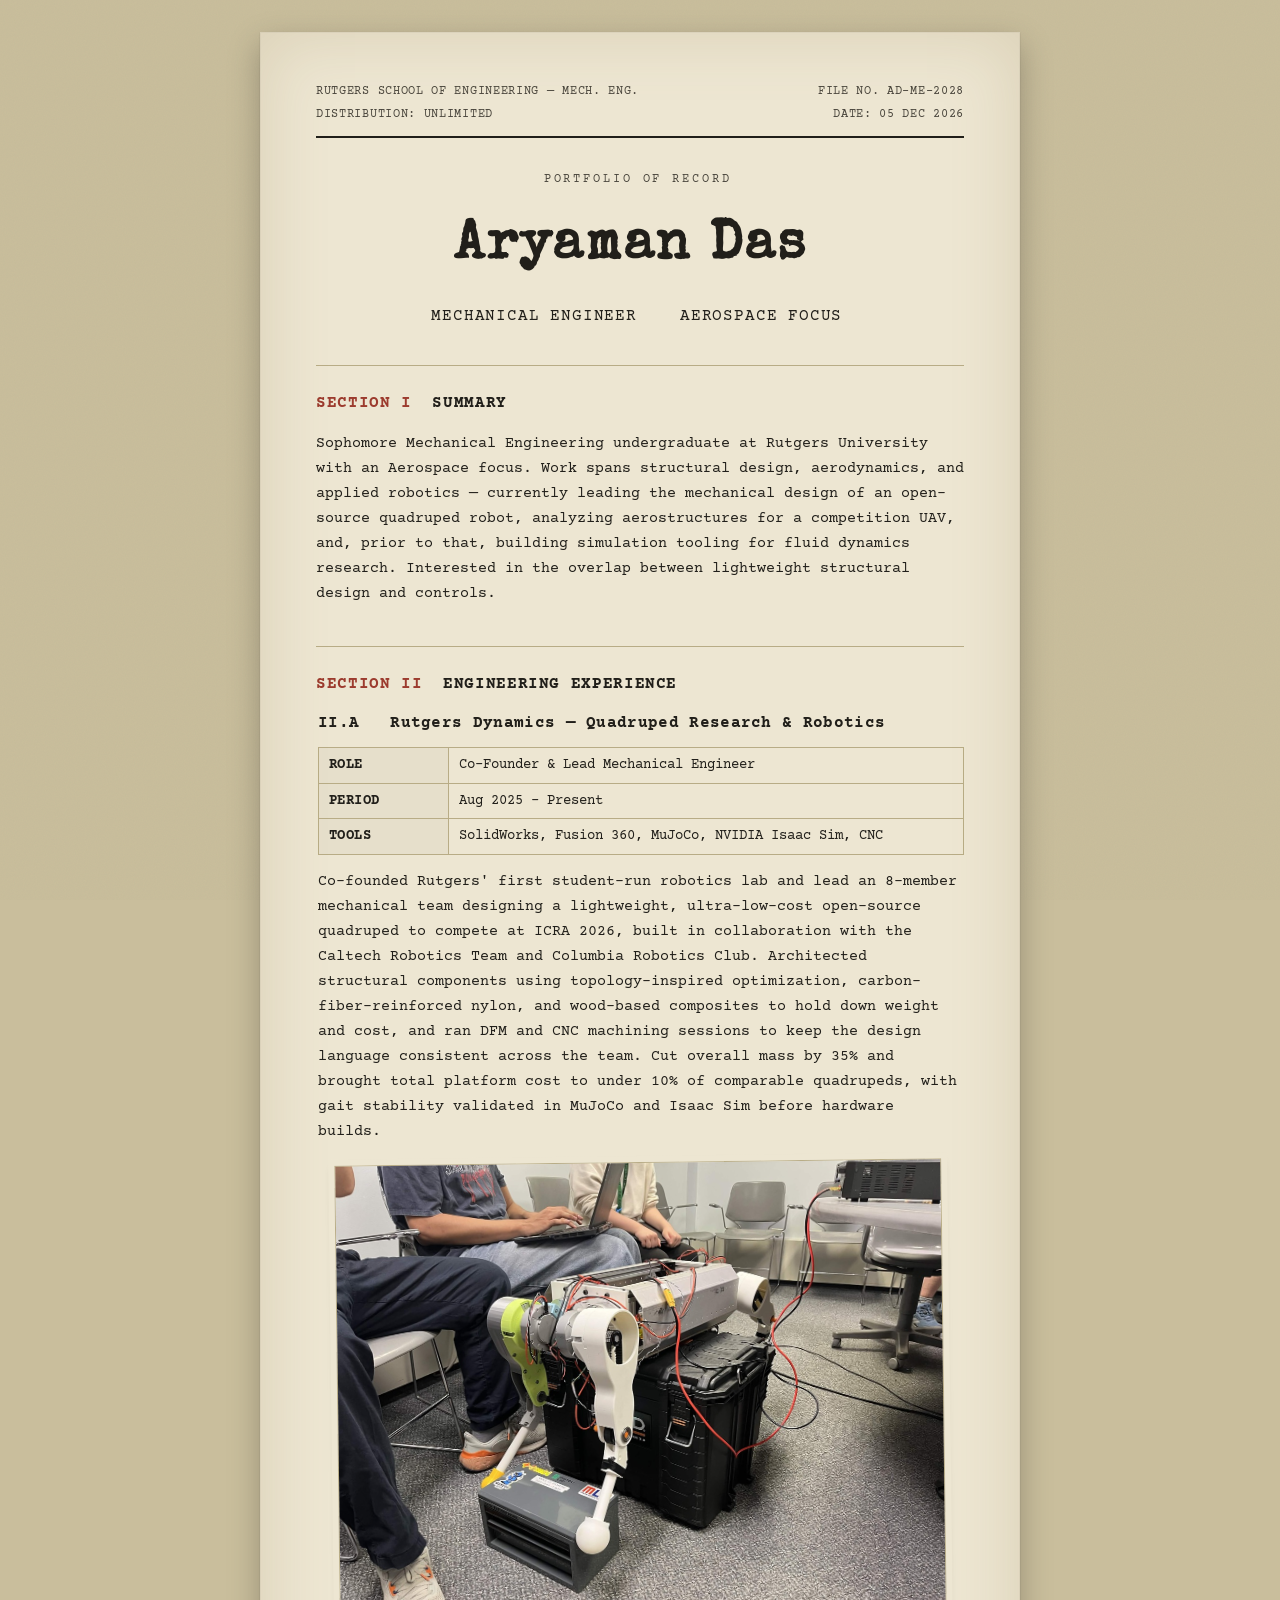
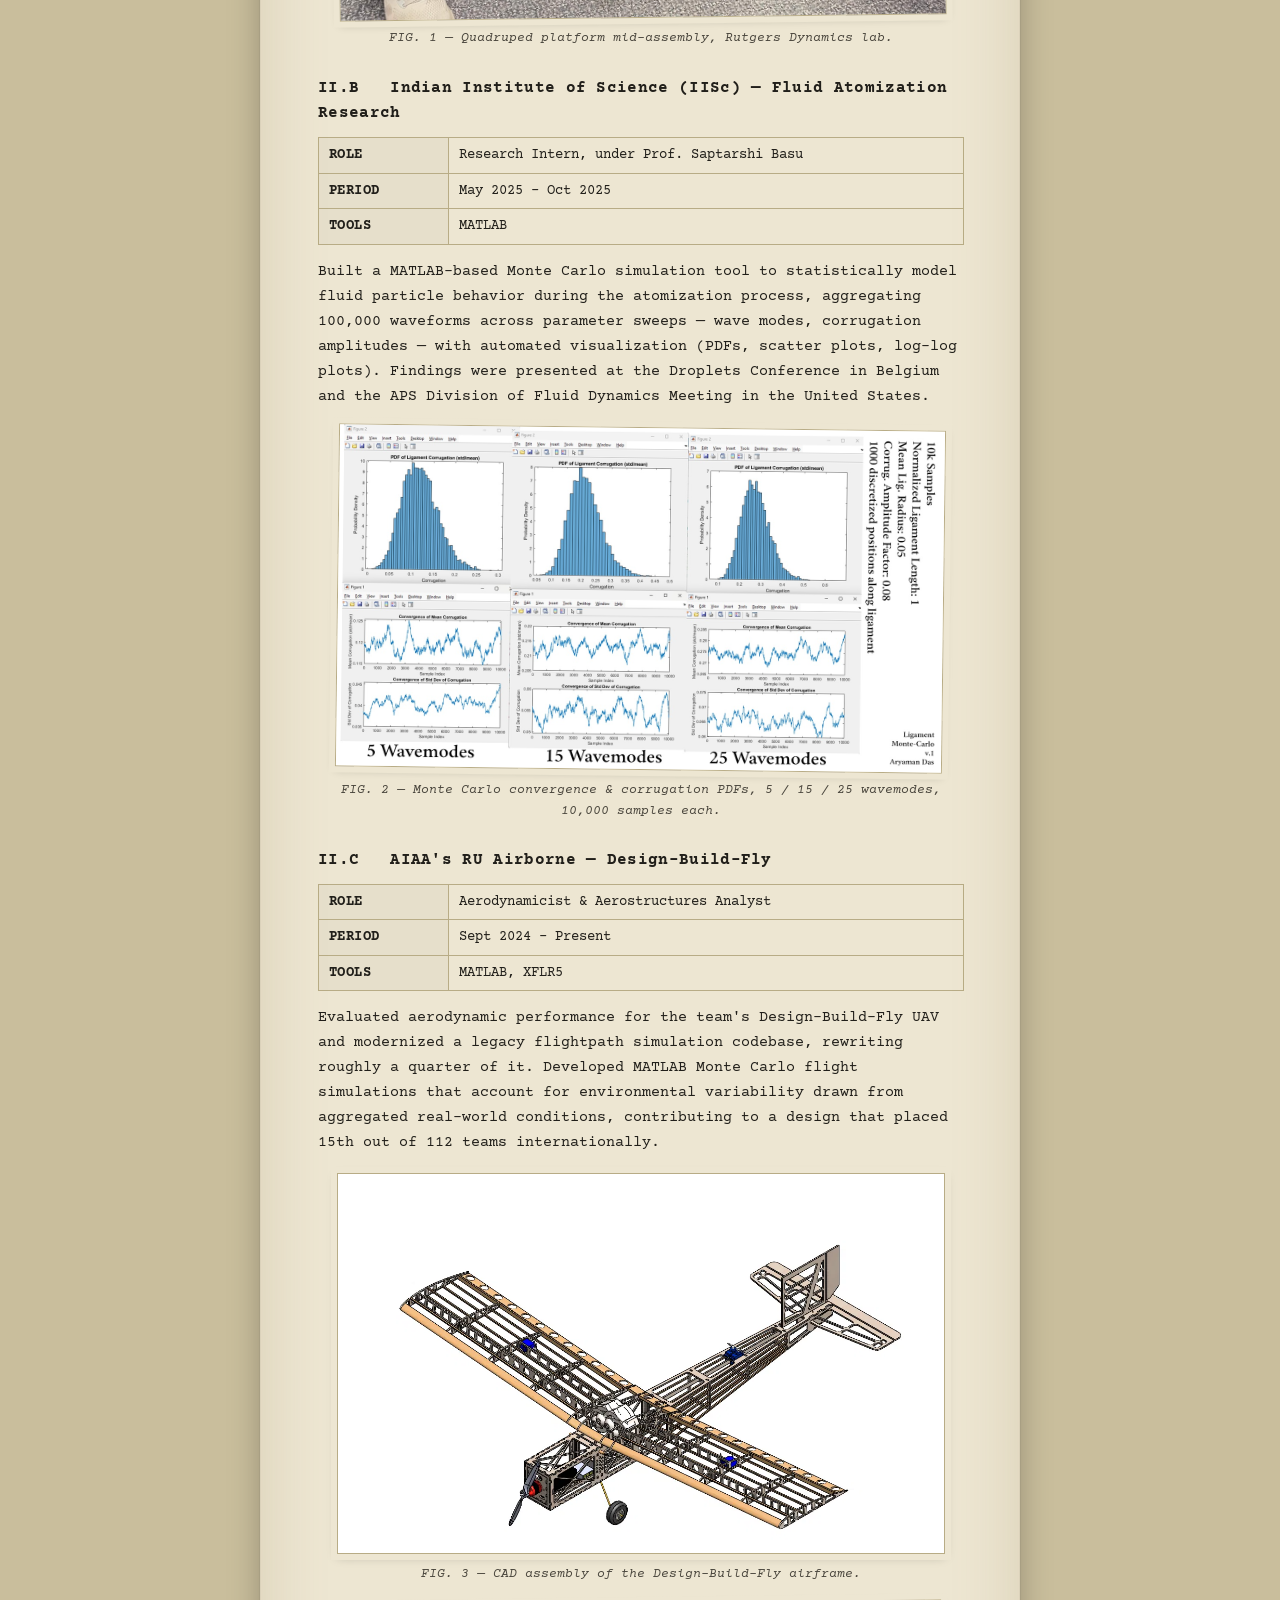
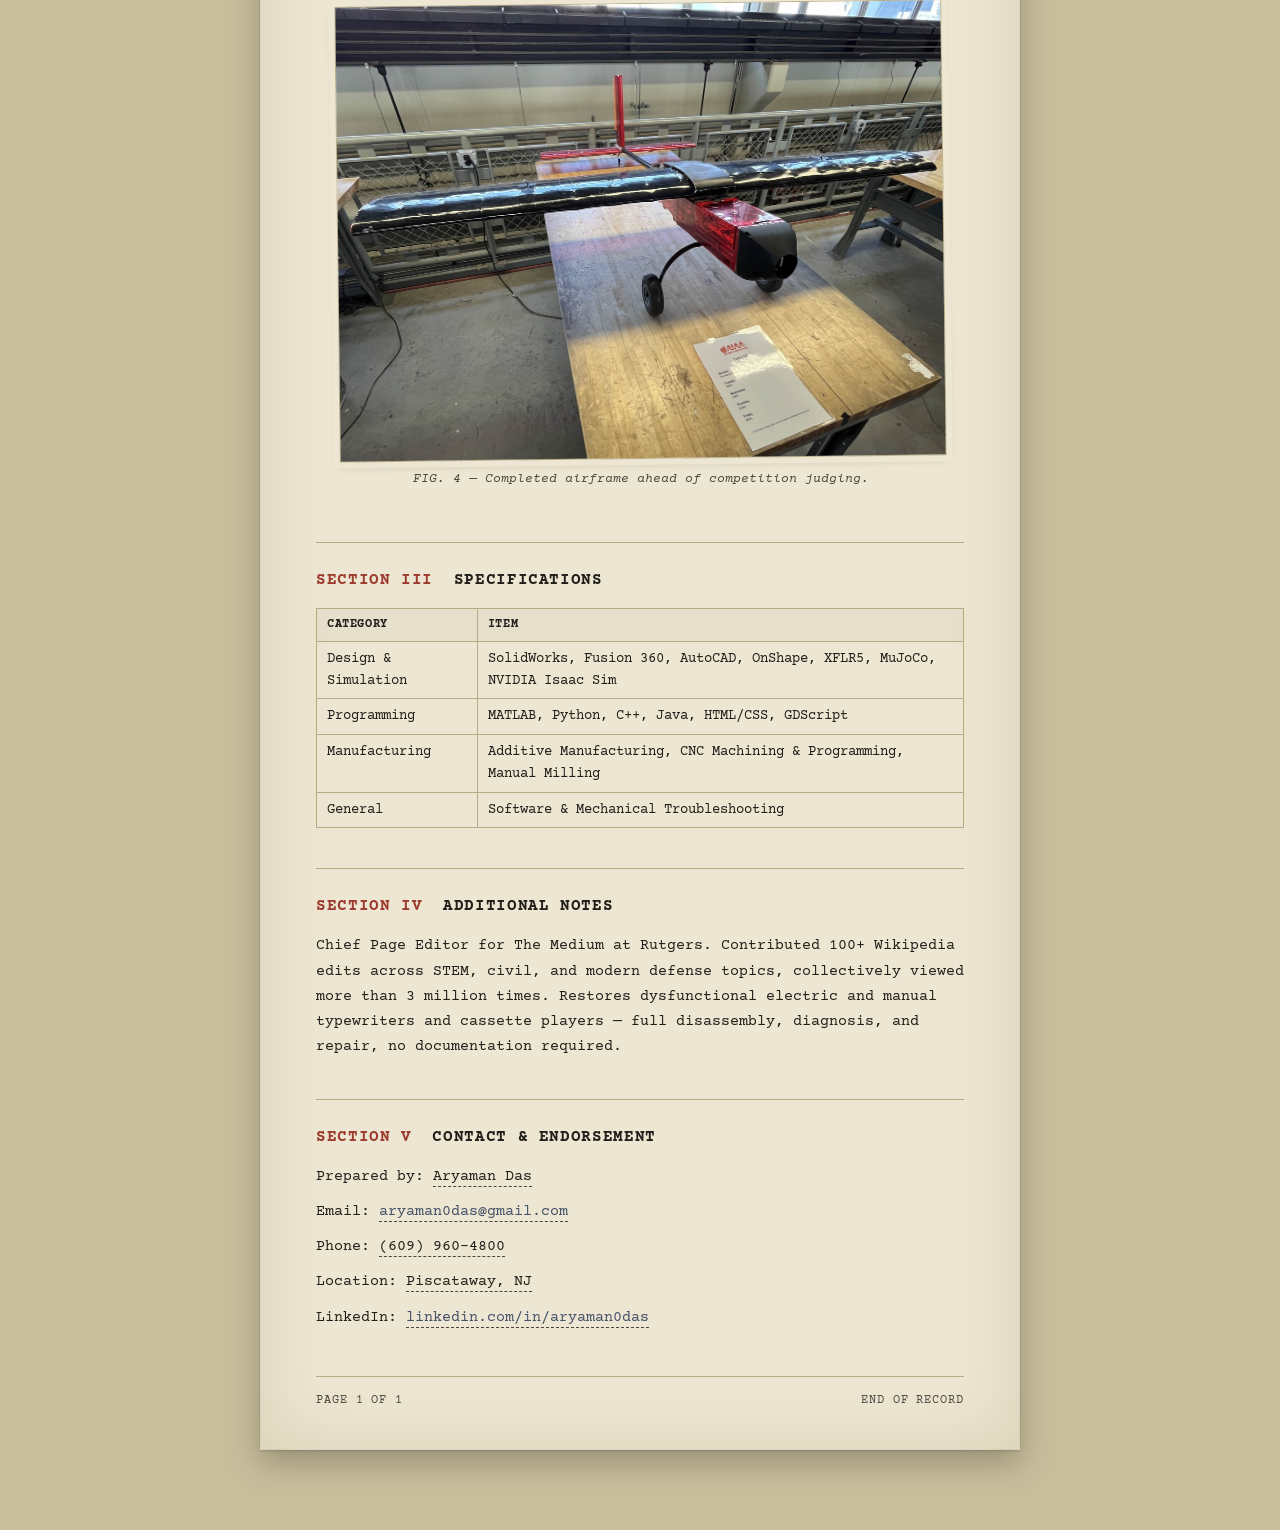
<file: index.html>
<!DOCTYPE html>
<html lang="en">
<head>
<meta charset="UTF-8">
<meta name="viewport" content="width=device-width, initial-scale=1.0">
<title>Aryaman Das — Mechanical Engineer, Aerospace Focus</title>
<meta name="description" content="Engineering portfolio of Aryaman Das, Mechanical Engineering undergraduate at Rutgers with an Aerospace focus.">
<link rel="preconnect" href="https://fonts.googleapis.com">
<link rel="preconnect" href="https://fonts.gstatic.com" crossorigin>
<link href="https://fonts.googleapis.com/css2?family=Special+Elite&family=Courier+Prime:ital,wght@0,400;0,700;1,400&display=swap" rel="stylesheet">
<link rel="stylesheet" href="style.css">
</head>
<body>

<div class="page">

  <!-- CLASSIFICATION / HEADER STRIP -->
  <header class="doc-header">
    <div class="doc-header__row">
      <span>RUTGERS SCHOOL OF ENGINEERING — MECH. ENG.</span>
      <span>FILE NO. AD-ME-2028</span>
    </div>
    <div class="doc-header__row">
      <span>DISTRIBUTION: UNLIMITED</span>
      <span id="doc-date">DATE: —</span>
    </div>
  </header>

  <div class="rule rule--thick" aria-hidden="true"></div>

  <!-- TITLE BLOCK -->
  <section class="title-block">
    <p class="sr-only">Portfolio of Record. Aryaman Das. Mechanical Engineer, Aerospace Focus. B.S. Mechanical Engineering, Aerospace Focus — Rutgers University, New Brunswick — GPA 3.79 — Expected May 2028.</p>

    <p class="title-block__eyebrow" data-type aria-hidden="true">PORTFOLIO OF RECORD</p>
    <h1 class="title-block__name" data-type aria-hidden="true">Aryaman Das</h1>
    <p class="title-block__role" data-type aria-hidden="true">Mechanical Engineer &nbsp;&nbsp; Aerospace Focus</p>
    <p class="title-block__sub" data-type aria-hidden="true">B.S. Mechanical Engineering, Aerospace Focus — Rutgers University, New Brunswick — GPA 3.79 — Exp. May 2028</p>
  </section>

  <div class="rule" aria-hidden="true"></div>

  <!-- SECTION I — SUMMARY -->
  <section class="doc-section">
    <h2 class="doc-section__heading"><span class="doc-section__numeral">SECTION I</span> SUMMARY</h2>
    <p>
      Sophomore Mechanical Engineering undergraduate at Rutgers University with an Aerospace focus.
      Work spans structural design, aerodynamics, and applied robotics — currently leading the
      mechanical design of an open-source quadruped robot, analyzing aerostructures for a competition
      UAV, and, prior to that, building simulation tooling for fluid dynamics research. Interested in
      the overlap between lightweight structural design and controls.
    </p>
  </section>

  <div class="rule" aria-hidden="true"></div>

  <!-- SECTION II — PROJECTS -->
  <section class="doc-section">
    <h2 class="doc-section__heading"><span class="doc-section__numeral">SECTION II</span> ENGINEERING EXPERIENCE</h2>

    <article class="project">
      <h3 class="project__title">II.A &nbsp; Rutgers Dynamics — Quadruped Research &amp; Robotics</h3>
      <table class="spec-table">
        <tbody>
          <tr><th>ROLE</th><td>Co-Founder &amp; Lead Mechanical Engineer</td></tr>
          <tr><th>PERIOD</th><td>Aug 2025 – Present</td></tr>
          <tr><th>TOOLS</th><td>SolidWorks, Fusion 360, MuJoCo, NVIDIA Isaac Sim, CNC</td></tr>
        </tbody>
      </table>
      <p>
        Co-founded Rutgers' first student-run robotics lab and lead an 8-member mechanical team
        designing a lightweight, ultra-low-cost open-source quadruped to compete at ICRA 2026, built
        in collaboration with the Caltech Robotics Team and Columbia Robotics Club. Architected
        structural components using topology-inspired optimization, carbon-fiber-reinforced nylon,
        and wood-based composites to hold down weight and cost, and ran DFM and CNC machining
        sessions to keep the design language consistent across the team. Cut overall mass by 35% and
        brought total platform cost to under 10% of comparable quadrupeds, with gait stability
        validated in MuJoCo and Isaac Sim before hardware builds.
      </p>
      <figure class="doc-figure doc-figure--tilt-left">
        <img src="images/rutgers-dynamics.jpg" alt="The Rutgers Dynamics quadruped platform mid-assembly, resting on a case with exposed wiring and 3D-printed leg modules." loading="lazy">
        <figcaption class="fig-caption">FIG. 1 — Quadruped platform mid-assembly, Rutgers Dynamics lab.</figcaption>
      </figure>
    </article>

    <article class="project">
      <h3 class="project__title">II.B &nbsp; Indian Institute of Science (IISc) — Fluid Atomization Research</h3>
      <table class="spec-table">
        <tbody>
          <tr><th>ROLE</th><td>Research Intern, under Prof. Saptarshi Basu</td></tr>
          <tr><th>PERIOD</th><td>May 2025 – Oct 2025</td></tr>
          <tr><th>TOOLS</th><td>MATLAB</td></tr>
        </tbody>
      </table>
      <p>
        Built a MATLAB-based Monte Carlo simulation tool to statistically model fluid particle
        behavior during the atomization process, aggregating 100,000 waveforms across parameter
        sweeps — wave modes, corrugation amplitudes — with automated visualization (PDFs, scatter
        plots, log-log plots). Findings were presented at the Droplets Conference in Belgium and the
        APS Division of Fluid Dynamics Meeting in the United States.
      </p>
      <figure class="doc-figure doc-figure--tilt-right">
        <img src="images/monte-carlo.jpg" alt="MATLAB figures showing probability density and convergence plots of ligament corrugation for 5, 15, and 25 wavemodes across 10,000 Monte Carlo samples." loading="lazy">
        <figcaption class="fig-caption">FIG. 2 — Monte Carlo convergence &amp; corrugation PDFs, 5 / 15 / 25 wavemodes, 10,000 samples each.</figcaption>
      </figure>
    </article>

    <article class="project">
      <h3 class="project__title">II.C &nbsp; AIAA's RU Airborne — Design-Build-Fly</h3>
      <table class="spec-table">
        <tbody>
          <tr><th>ROLE</th><td>Aerodynamicist &amp; Aerostructures Analyst</td></tr>
          <tr><th>PERIOD</th><td>Sept 2024 – Present</td></tr>
          <tr><th>TOOLS</th><td>MATLAB, XFLR5</td></tr>
        </tbody>
      </table>
      <p>
        Evaluated aerodynamic performance for the team's Design-Build-Fly UAV and modernized a legacy
        flightpath simulation codebase, rewriting roughly a quarter of it. Developed MATLAB Monte
        Carlo flight simulations that account for environmental variability drawn from aggregated
        real-world conditions, contributing to a design that placed 15th out of 112 teams
        internationally.
      </p>
      <figure class="doc-figure doc-figure--cad">
        <img src="images/ru-airborne-cad.jpg" alt="CAD assembly drawing of the Design-Build-Fly airframe, showing the wing spar, fuselage truss, and tail structure." loading="lazy">
        <figcaption class="fig-caption">FIG. 3 — CAD assembly of the Design-Build-Fly airframe.</figcaption>
      </figure>
      <figure class="doc-figure doc-figure--tilt-left">
        <img src="images/ru-airborne-photo.jpg" alt="The completed Design-Build-Fly airframe resting on a workbench, wing and tail attached, prior to competition." loading="lazy">
        <figcaption class="fig-caption">FIG. 4 — Completed airframe ahead of competition judging.</figcaption>
      </figure>
    </article>
  </section>

  <div class="rule" aria-hidden="true"></div>

  <!-- SECTION III — SPECIFICATIONS / SKILLS -->
  <section class="doc-section">
    <h2 class="doc-section__heading"><span class="doc-section__numeral">SECTION III</span> SPECIFICATIONS</h2>
    <table class="spec-table spec-table--wide">
      <thead>
        <tr><th>CATEGORY</th><th>ITEM</th></tr>
      </thead>
      <tbody>
        <tr><td>Design &amp; Simulation</td><td>SolidWorks, Fusion 360, AutoCAD, OnShape, XFLR5, MuJoCo, NVIDIA Isaac Sim</td></tr>
        <tr><td>Programming</td><td>MATLAB, Python, C++, Java, HTML/CSS, GDScript</td></tr>
        <tr><td>Manufacturing</td><td>Additive Manufacturing, CNC Machining &amp; Programming, Manual Milling</td></tr>
        <tr><td>General</td><td>Software &amp; Mechanical Troubleshooting</td></tr>
      </tbody>
    </table>
  </section>

  <div class="rule" aria-hidden="true"></div>

  <!-- SECTION IV — NOTES -->
  <section class="doc-section">
    <h2 class="doc-section__heading"><span class="doc-section__numeral">SECTION IV</span> ADDITIONAL NOTES</h2>
    <p>
      Chief Page Editor for The Medium at Rutgers. Contributed 100+ Wikipedia edits across STEM,
      civil, and modern defense topics, collectively viewed more than 3 million times. Restores
      dysfunctional electric and manual typewriters and cassette players — full disassembly,
      diagnosis, and repair, no documentation required.
    </p>
  </section>

  <div class="rule" aria-hidden="true"></div>

  <!-- SECTION V — CONTACT -->
  <section class="doc-section">
    <h2 class="doc-section__heading"><span class="doc-section__numeral">SECTION V</span> CONTACT &amp; ENDORSEMENT</h2>
    <div class="signature-block">
      <p>Prepared by: <span class="fill">Aryaman Das</span></p>
      <p>Email: <a class="fill" href="mailto:aryaman0das@gmail.com">aryaman0das@gmail.com</a></p>
      <p>Phone: <span class="fill">(609) 960-4800</span></p>
      <p>Location: <span class="fill">Piscataway, NJ</span></p>
      <p>LinkedIn: <a class="fill" href="https://www.linkedin.com/in/aryaman0das/" target="_blank" rel="noopener">linkedin.com/in/aryaman0das</a></p>
    </div>
  </section>

  <footer class="doc-footer">
    <span>PAGE 1 OF 1</span>
    <span>END OF RECORD</span>
  </footer>

</div>

<script src="script.js"></script>
</body>
</html>
</file>
<file: style.css>
:root {
  --paper: #EDE6D2;
  --paper-edge: #DCD0AC;
  --ink: #211F1A;
  --ink-faded: #4A463D;
  --stamp-red: #9C3B2E;
  --carbon-blue: #435068;
  --rule: #B8AC86;

  --font-display: 'Special Elite', 'Courier New', monospace;
  --font-body: 'Courier Prime', 'Courier New', monospace;
}

* { box-sizing: border-box; }

html { -webkit-text-size-adjust: 100%; }

body {
  margin: 0;
  background: #C9BE9C;
  color: var(--ink);
  font-family: var(--font-body);
  line-height: 1.65;
  padding: 32px 16px 80px;
}

/* subtle paper grain */
body::before {
  content: "";
  position: fixed;
  inset: 0;
  pointer-events: none;
  opacity: 0.05;
  mix-blend-mode: multiply;
  background-image: url("data:image/svg+xml,%3Csvg xmlns='http://www.w3.org/2000/svg' width='120' height='120'%3E%3Cfilter id='n'%3E%3CfeTurbulence type='fractalNoise' baseFrequency='0.9' numOctaves='2' stitchTiles='stitch'/%3E%3C/filter%3E%3Crect width='100%25' height='100%25' filter='url(%23n)'/%3E%3C/svg%3E");
}

.page {
  max-width: 760px;
  margin: 0 auto;
  background: var(--paper);
  padding: 48px 56px 40px;
  box-shadow:
    0 1px 2px rgba(0,0,0,0.15),
    0 12px 30px rgba(0,0,0,0.25),
    inset 0 0 0 1px rgba(0,0,0,0.04);
  position: relative;
}

.page::after {
  /* aged vignette edge */
  content: "";
  position: absolute;
  inset: 0;
  pointer-events: none;
  box-shadow: inset 0 0 60px 10px rgba(150, 130, 80, 0.18);
}

/* ---------- header strip ---------- */
.doc-header {
  font-size: 0.72rem;
  letter-spacing: 0.06em;
  color: var(--ink-faded);
  text-transform: uppercase;
}

.doc-header__row {
  display: flex;
  justify-content: space-between;
  gap: 12px;
  padding: 2px 0;
  flex-wrap: wrap;
}

/* ---------- rules ---------- */
.rule {
  height: 1px;
  background: var(--rule);
  margin: 20px 0;
  border: none;
}
.rule--thick {
  height: 2px;
  background: var(--ink);
  margin-top: 10px;
  margin-bottom: 28px;
}

/* ---------- title block ---------- */
.title-block {
  text-align: center;
  position: relative;
  padding: 4px 0 12px;
}

.title-block__eyebrow {
  font-size: 0.72rem;
  letter-spacing: 0.25em;
  color: var(--ink-faded);
  margin: 0 0 14px;
  text-transform: uppercase;
}

.title-block__name {
  font-family: var(--font-display);
  font-size: clamp(2.4rem, 7vw, 3.4rem);
  margin: 0;
  letter-spacing: 0.03em;
}

.title-block__role {
  font-size: 1rem;
  letter-spacing: 0.05em;
  margin: 10px 0 4px;
  text-transform: uppercase;
}

.title-block__sub {
  font-size: 0.85rem;
  color: var(--ink-faded);
  margin: 0;
}

/* screen-reader-only fallback text, shown while data-type elements
   are emptied out and typed in via script.js */
.sr-only {
  position: absolute;
  width: 1px;
  height: 1px;
  padding: 0;
  margin: -1px;
  overflow: hidden;
  clip: rect(0, 0, 0, 0);
  white-space: nowrap;
  border: 0;
}

/* ---------- typewriter cursor ---------- */
.typing-cursor {
  display: inline-block;
  width: 0.55ch;
  margin-left: 1px;
  background: var(--ink);
  animation: cursor-blink 1s step-end infinite;
}

.typing-cursor--done {
  animation: none;
  opacity: 0;
}

@keyframes cursor-blink {
  0%, 49%   { opacity: 1; }
  50%, 100% { opacity: 0; }
}

.typing-cursor--static {
  animation: none;
  opacity: 1;
}

/* ---------- sections ---------- */
.doc-section {
  padding: 4px 0 6px;
}

.doc-section__heading {
  font-family: var(--font-body);
  font-weight: 700;
  font-size: 1rem;
  letter-spacing: 0.04em;
  margin: 0 0 14px;
  text-transform: uppercase;
}

.doc-section__numeral {
  color: var(--stamp-red);
  margin-right: 10px;
}

.doc-section p {
  margin: 0 0 14px;
  font-size: 0.95rem;
}

/* ---------- projects ---------- */
.project {
  margin-bottom: 26px;
  padding-left: 2px;
}

.project__title {
  font-family: var(--font-body);
  font-weight: 700;
  font-size: 0.98rem;
  margin: 0 0 10px;
  letter-spacing: 0.02em;
}

.fig-caption {
  font-size: 0.8rem;
  color: var(--ink-faded);
  font-style: italic;
  margin-top: -4px;
}

/* ---------- figures / archival photos ---------- */
.doc-figure {
  margin: 18px auto 14px;
  max-width: 94%;
  text-align: center;
}

.doc-figure img {
  display: block;
  width: 100%;
  height: auto;
  border: 1px solid var(--rule);
  outline: 6px solid var(--paper);
  box-shadow:
    0 3px 10px rgba(0,0,0,0.22),
    0 1px 2px rgba(0,0,0,0.14);
}

.doc-figure--cad img {
}

.doc-figure--tilt-left img  { transform: rotate(-0.7deg); }
.doc-figure--tilt-right img { transform: rotate(0.7deg); }

.doc-figure figcaption {
  margin-top: 10px;
}

/* ---------- tables ---------- */
.spec-table {
  border-collapse: collapse;
  width: 100%;
  margin: 0 0 14px;
  font-size: 0.85rem;
}

.spec-table th,
.spec-table td {
  text-align: left;
  padding: 6px 10px;
  border: 1px solid var(--rule);
  vertical-align: top;
}

.spec-table th {
  width: 130px;
  background: rgba(0,0,0,0.03);
  font-weight: 700;
  letter-spacing: 0.03em;
}

.spec-table--wide thead th {
  width: auto;
  text-transform: uppercase;
  font-size: 0.75rem;
  letter-spacing: 0.05em;
}

/* ---------- signature block ---------- */
.signature-block p {
  margin: 0 0 10px;
  font-size: 0.95rem;
}

.fill {
  border-bottom: 1px dashed var(--ink-faded);
  padding-bottom: 1px;
}

a.fill {
  color: var(--carbon-blue);
  text-decoration: none;
}
a.fill:hover,
a.fill:focus-visible {
  color: var(--stamp-red);
}

a:focus-visible,
button:focus-visible {
  outline: 2px solid var(--carbon-blue);
  outline-offset: 3px;
}

/* ---------- footer ---------- */
.doc-footer {
  display: flex;
  justify-content: space-between;
  font-size: 0.72rem;
  letter-spacing: 0.08em;
  color: var(--ink-faded);
  text-transform: uppercase;
  margin-top: 30px;
  padding-top: 14px;
  border-top: 1px solid var(--rule);
}

/* ---------- responsive ---------- */
@media (max-width: 640px) {
  .page { padding: 32px 22px 28px; }
  .doc-header__row { font-size: 0.65rem; }
  .spec-table th { width: 100px; }
}

@media (max-width: 420px) {
  .spec-table, .spec-table tbody, .spec-table tr, .spec-table th, .spec-table td {
    display: block;
    width: auto;
  }
  .spec-table tr { margin-bottom: 8px; }
  .spec-table th { border-bottom: none; }
  .spec-table td { border-top: none; }
}
</file>
